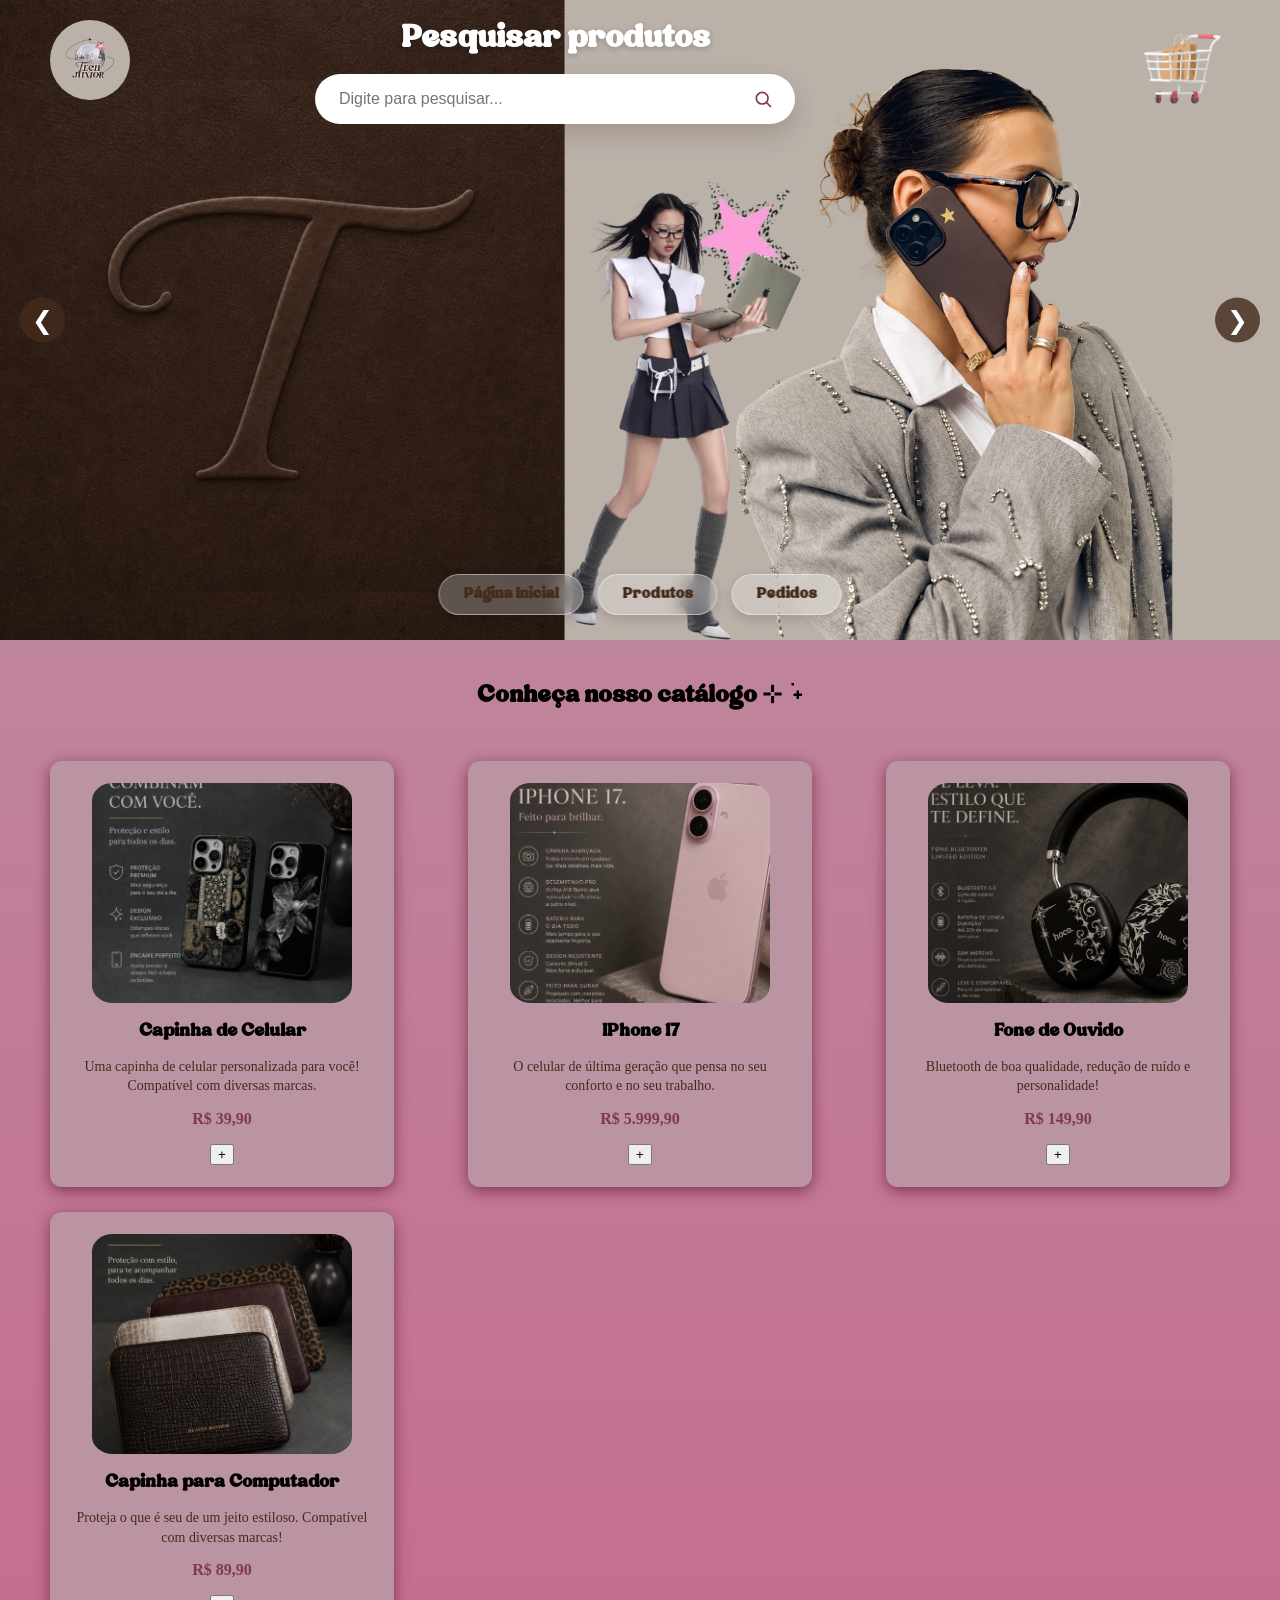
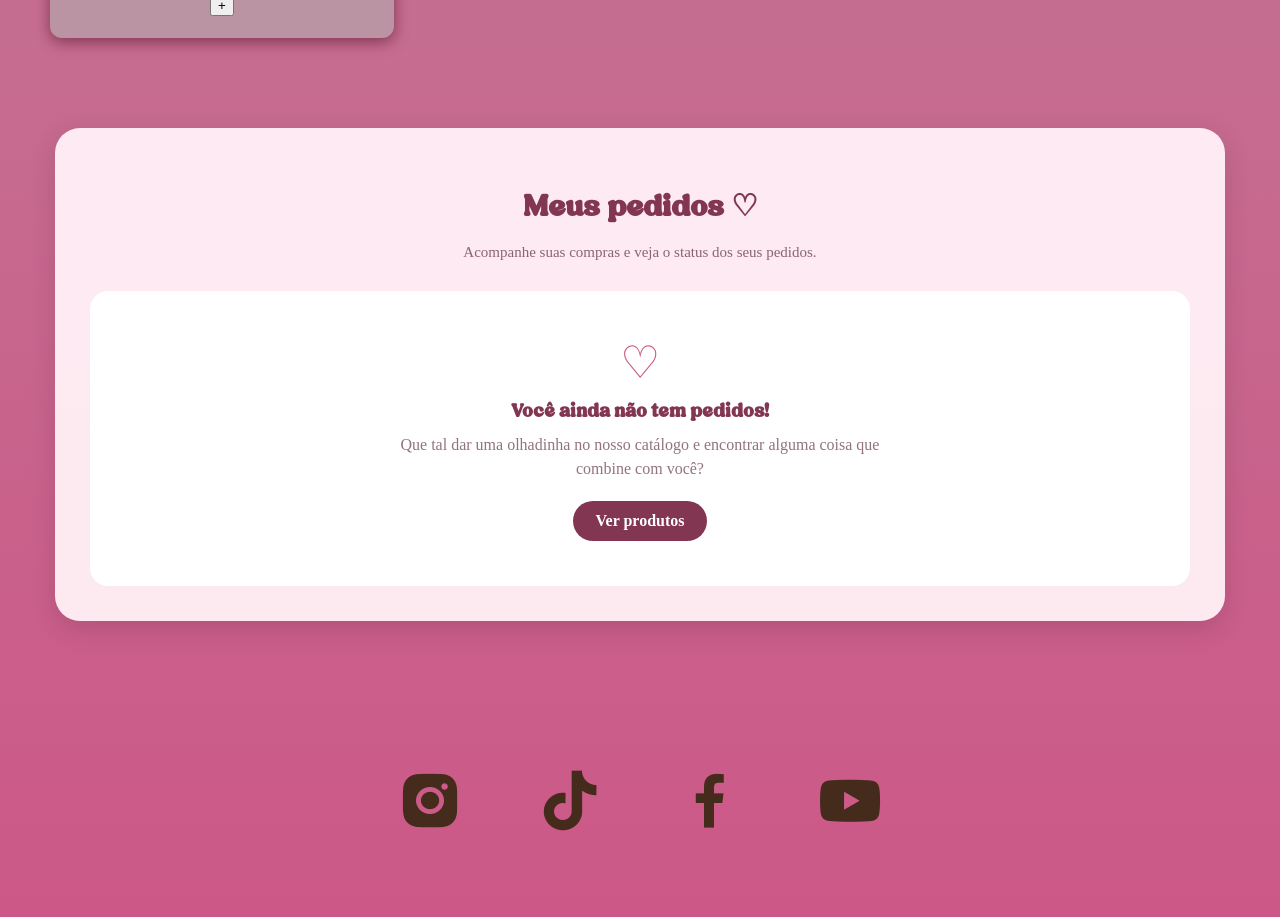
<file: index.html>
<!DOCTYPE html>
<html lang="en">
<head>
    <meta charset="UTF-8">
    <meta name="viewport" content="width=device-width, initial-scale=1.0">
    <title>Techstore Junior</title>

    <link rel="stylesheet" href="main.css">

    <link href='https://unpkg.com/boxicons@2.1.4/css/boxicons.min.css' rel='stylesheet'>

</head>
<body>
    <header>
        <div class="container">
    <h1>Pesquisar produtos</h1>

    <div class="search-wrapper">
        <input
            type="text"
            id="barraPesquisa"
            placeholder="Digite para pesquisar..."
            autocomplete="off"
        >
        <svg class="search-icon" viewBox="0 0 24 24" fill="none" xmlns="http://www.w3.org/2000/svg">
            <circle cx="11" cy="11" r="7" stroke-width="2"/>
            <line x1="21" y1="21" x2="16.65" y2="16.65" stroke-width="2" stroke-linecap="round"/>
        </svg>
    </div>

    <ul id="listaProdutos">
        <li onclick="irProduto('computador')">Capa para Laptop</li>
        <li onclick="irProduto('fone')">Fone de Ouvido Personalizado</li>
        <li onclick="irProduto('capinha')">Capinhas de Celular</li>
        <li onclick="irProduto('iphone')">IPhone 17</li>
    </ul>

    <p id="mensagem"></p>
</div>
        <img id="logo" src="/img/logo Tech Junior.png" alt="Logo do Site">

    <div class="carrinho">

        <img
            src="/img/cart.png"
            alt="Carrinho de Compras"
            id="iconeCarrinho"
        >

        <div id="carrinhoConteudo">
            <h1>Carrinho</h1>
            <div id="itensCarrinho">
                <p>Seu carrinho está vazio.</p>
            </div>
            <div id="total">
                <p>Total: R$ 0,00</p>
            </div>

            <div id="valida-carrinho">
            <form>
                <h2>Entrar</h2>
                <p>Nome:</p>
                <input type="text" id="nome" required>

                <p>E-mail:</p>
                <input type="email" id="email" required>

            </form>
            </div>

            <button onclick="comprar()">Comprar</button>
        </div>

    </div>

        
    </header>

  <div class="carrossel">

    <div class="banners">
        <div class="slide active">
            <img src="/img/Banner Logo Principal.png" alt="Logo Principal">
        </div>
        <div class="slide">
            <img src="/img/Banner Capinhas.png" alt="Capinhas">
        </div>
        <div class="slide">
            <img src="/img/Banner Celular.png" alt="Celular">
        </div>
        <div class="slide">
            <img src="/img/Banner Aproveite a Promo.png" alt="Promoção">
        </div>
    </div>

    <div class="prox"></div>
    <div class="ant"></div>

    <nav>
        <button><a href="index.html">Página Inicial</a></button>
        <button><a href="#products">Produtos</a></button>
        <button><a href="#pedidos">Pedidos</a></button>
    </nav>

    <div class="swiper-pagination"></div>

</div>

    <div id="products">
            <h2>Conheça nosso catálogo ⊹ ࣪ ˖</h2>
            
            <div class="product-list">

        <div class="produto" id="capinha">
            <img src="/img/phone case.png" alt="Capinha Celular">
            <h3>Capinha de Celular</h3>
            <p>Uma capinha de celular personalizada para você! Compatível com diversas marcas.</p>
            <span>R$ 39,90</span>
            <div class="botao-wrapper">
            <button type="button" onclick="addCarrinho('Capinha de Celular', this)">
                +
            </button>
            </div>
        </div>

        <div class="produto" id="iphone">
            <img src="/img/i17.png" alt="IPhone 17">
            <h3>IPhone 17</h3>
            <p>O celular de última geração que pensa no seu conforto e no seu trabalho.</p>
            <span>R$ 5.999,90</span>
            <div class="botao-wrapper">
            <button type="button" onclick="addCarrinho('IPhone 17', this)">
                +
            </button>
            </div>
        </div>

        <div class="produto" id="fone">
            <img src="/img/person.headphones.png" alt="Fone de Ouvido">
            <h3>Fone de Ouvido</h3>
            <p>Bluetooth de boa qualidade, redução de ruído e personalidade!</p>
            <span>R$ 149,90</span>
            <div class="botao-wrapper">
            <button type="button" onclick="addCarrinho('Fone de Ouvido', this)">
                +
            </button>
            </div>
        </div>

        <div class="produto" id="computador">
            <img src="/img/laptopcase.png" alt="Capinha para Computador">
            <h3>Capinha para Computador</h3>
            <p>Proteja o que é seu de um jeito estiloso. Compatível com diversas marcas!</p>
            <span>R$ 89,90</span>
            <div class="botao-wrapper">
            <button type="button" onclick="addCarrinho('Capinha para Computador', this)">
                +
            </button>
            </div>
        </div>

    </div>
    </div>

    <footer>
        
<div id="pedidos">

    <h2>Meus pedidos ♡</h2>

    <p class="subtitulo-pedidos">
        Acompanhe suas compras e veja o status dos seus pedidos.
    </p>

    <div id="listaPedidos">

        <div class="sem-pedidos">
            <span>♡</span>

            <h3>Você ainda não tem pedidos!</h3>

            <p>
                Que tal dar uma olhadinha no nosso catálogo
                e encontrar alguma coisa que combine com você?
            </p>

            <a href="#products">Ver produtos</a>
        </div>

    </div>

</div>

    
     <div class="networks">
        <i class='bx bxl-instagram-alt'></i>
        <i class='bx bxl-tiktok'></i>
        <i class='bx bxl-facebook'></i>
        <i class='bx bxl-youtube'></i>
    </div>

    </footer>
    <script src="main.js"></script>

</body>
</html>
</file>
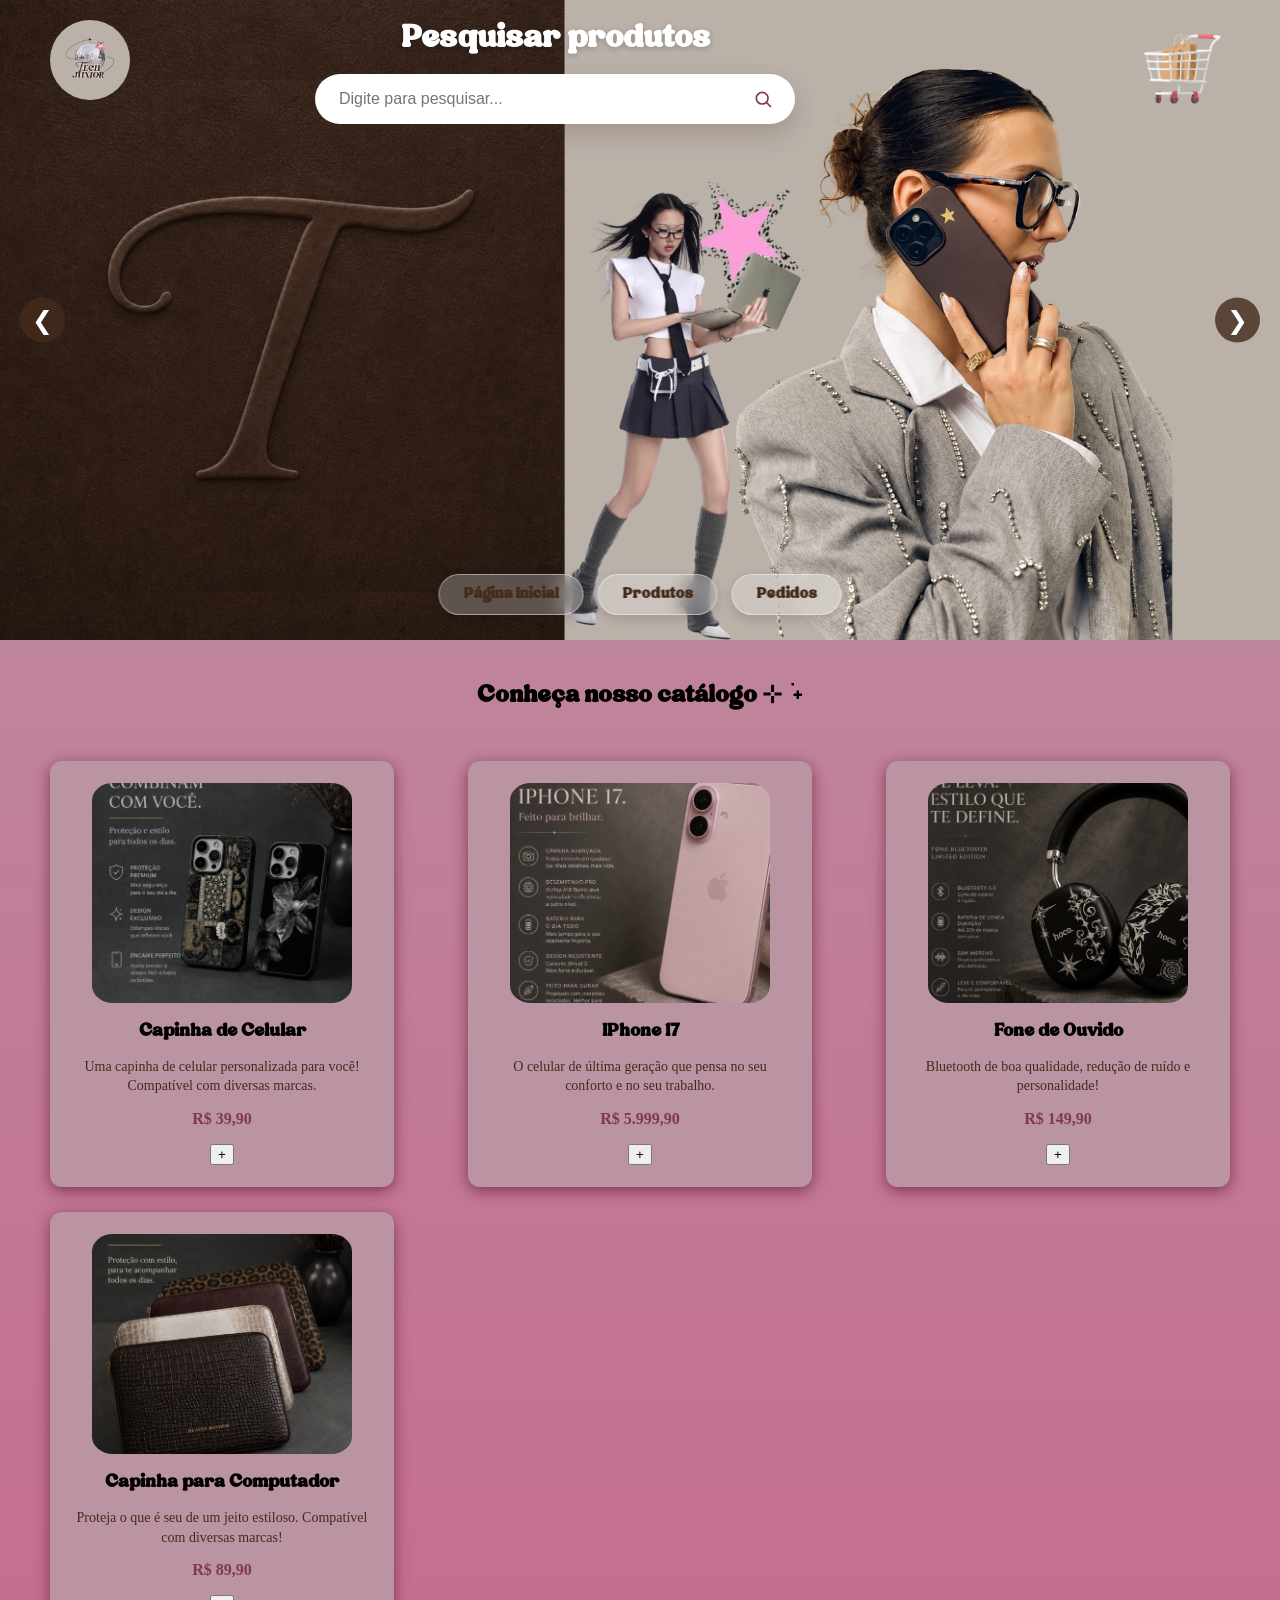
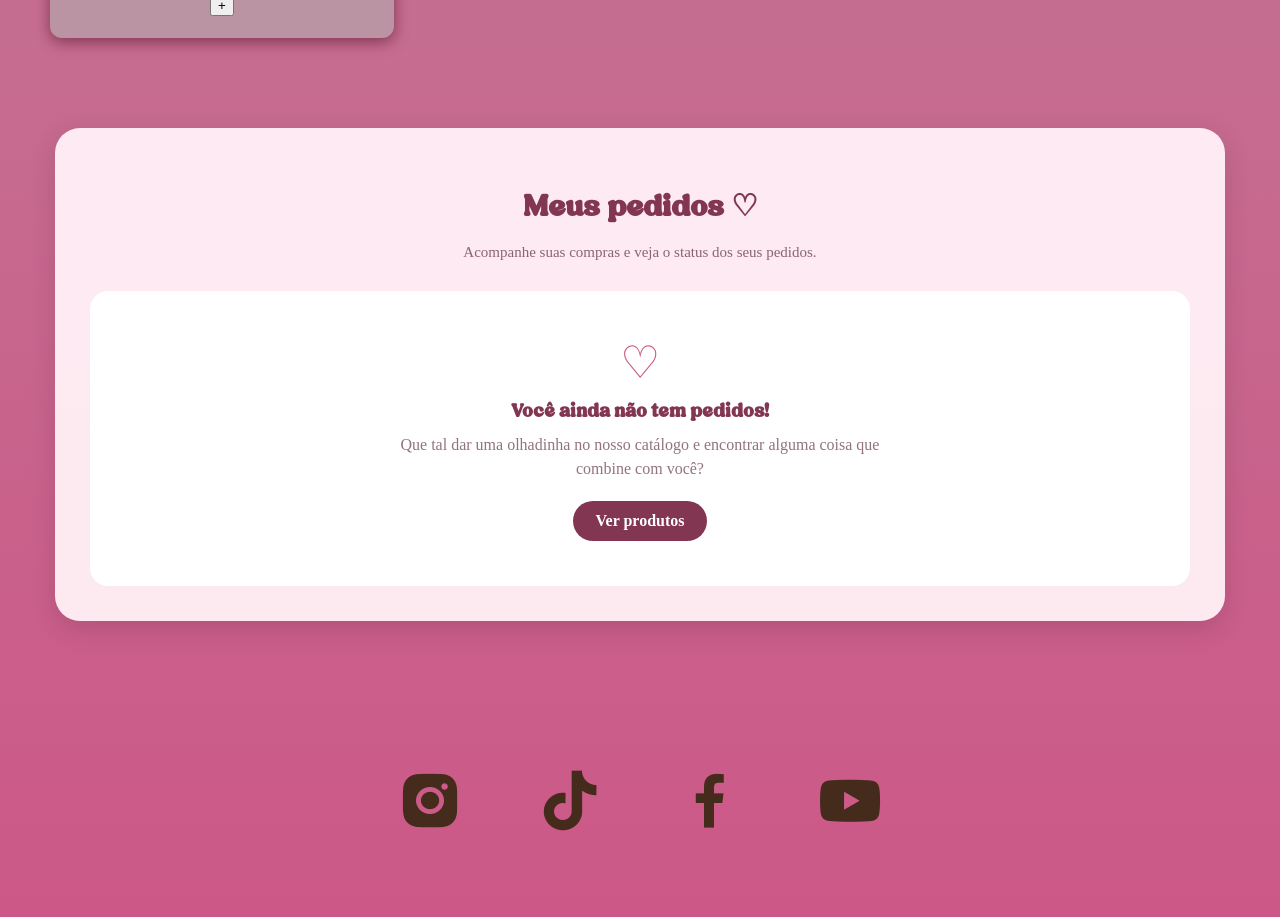
<file: main.html>
<!DOCTYPE html>
<html lang="en">
<head>
    <meta charset="UTF-8">
    <meta name="viewport" content="width=device-width, initial-scale=1.0">
    <title>Techstore Junior</title>

    <link rel="stylesheet" href="main.css">

    <link href='https://unpkg.com/boxicons@2.1.4/css/boxicons.min.css' rel='stylesheet'>

</head>
<body>
    <header>
        <div class="container">
    <h1>Pesquisar produtos</h1>

    <div class="search-wrapper">
        <input
            type="text"
            id="barraPesquisa"
            placeholder="Digite para pesquisar..."
            autocomplete="off"
        >
        <svg class="search-icon" viewBox="0 0 24 24" fill="none" xmlns="http://www.w3.org/2000/svg">
            <circle cx="11" cy="11" r="7" stroke-width="2"/>
            <line x1="21" y1="21" x2="16.65" y2="16.65" stroke-width="2" stroke-linecap="round"/>
        </svg>
    </div>

    <ul id="listaProdutos">
        <li onclick="irProduto('computador')">Capa para Laptop</li>
        <li onclick="irProduto('fone')">Fone de Ouvido Personalizado</li>
        <li onclick="irProduto('capinha')">Capinhas de Celular</li>
        <li onclick="irProduto('iphone')">IPhone 17</li>
    </ul>

    <p id="mensagem"></p>
</div>
        <img id="logo" src="/img/logo Tech Junior.png" alt="Logo do Site">

    <div class="carrinho">

        <img
            src="/img/cart.png"
            alt="Carrinho de Compras"
            id="iconeCarrinho"
        >

        <div id="carrinhoConteudo">
            <h1>Carrinho</h1>
            <div id="itensCarrinho">
                <p>Seu carrinho está vazio.</p>
            </div>
            <div id="total">
                <p>Total: R$ 0,00</p>
            </div>

            <div id="valida-carrinho">
            <form>
                <h2>Entrar</h2>
                <p>Nome:</p>
                <input type="text" id="nome" required>

                <p>E-mail:</p>
                <input type="email" id="email" required>

            </form>
            </div>

            <button onclick="comprar()">Comprar</button>
        </div>

    </div>

        
    </header>

  <div class="carrossel">

    <div class="banners">
        <div class="slide active">
            <img src="/img/Banner Logo Principal.png" alt="Logo Principal">
        </div>
        <div class="slide">
            <img src="/img/Banner Capinhas.png" alt="Capinhas">
        </div>
        <div class="slide">
            <img src="/img/Banner Celular.png" alt="Celular">
        </div>
        <div class="slide">
            <img src="/img/Banner Aproveite a Promo.png" alt="Promoção">
        </div>
    </div>

    <div class="prox"></div>
    <div class="ant"></div>

    <nav>
        <button><a href="main.html">Página Inicial</a></button>
        <button><a href="#products">Produtos</a></button>
        <button><a href="#pedidos">Pedidos</a></button>
    </nav>

    <div class="swiper-pagination"></div>

</div>

    <div id="products">
            <h2>Conheça nosso catálogo ⊹ ࣪ ˖</h2>
            
            <div class="product-list">

        <div class="produto" id="capinha">
            <img src="/img/phone case.png" alt="Capinha Celular">
            <h3>Capinha de Celular</h3>
            <p>Uma capinha de celular personalizada para você! Compatível com diversas marcas.</p>
            <span>R$ 39,90</span>
            <div class="botao-wrapper">
            <button type="button" onclick="addCarrinho('Capinha de Celular', this)">
                +
            </button>
            </div>
        </div>

        <div class="produto" id="iphone">
            <img src="/img/i17.png" alt="IPhone 17">
            <h3>IPhone 17</h3>
            <p>O celular de última geração que pensa no seu conforto e no seu trabalho.</p>
            <span>R$ 5.999,90</span>
            <div class="botao-wrapper">
            <button type="button" onclick="addCarrinho('IPhone 17', this)">
                +
            </button>
            </div>
        </div>

        <div class="produto" id="fone">
            <img src="/img/person.headphones.png" alt="Fone de Ouvido">
            <h3>Fone de Ouvido</h3>
            <p>Bluetooth de boa qualidade, redução de ruído e personalidade!</p>
            <span>R$ 149,90</span>
            <div class="botao-wrapper">
            <button type="button" onclick="addCarrinho('Fone de Ouvido', this)">
                +
            </button>
            </div>
        </div>

        <div class="produto" id="computador">
            <img src="/img/laptopcase.png" alt="Capinha para Computador">
            <h3>Capinha para Computador</h3>
            <p>Proteja o que é seu de um jeito estiloso. Compatível com diversas marcas!</p>
            <span>R$ 89,90</span>
            <div class="botao-wrapper">
            <button type="button" onclick="addCarrinho('Capinha para Computador', this)">
                +
            </button>
            </div>
        </div>

    </div>
    </div>

    <footer>
        
<div id="pedidos">

    <h2>Meus pedidos ♡</h2>

    <p class="subtitulo-pedidos">
        Acompanhe suas compras e veja o status dos seus pedidos.
    </p>

    <div id="listaPedidos">

        <div class="sem-pedidos">
            <span>♡</span>

            <h3>Você ainda não tem pedidos!</h3>

            <p>
                Que tal dar uma olhadinha no nosso catálogo
                e encontrar alguma coisa que combine com você?
            </p>

            <a href="#products">Ver produtos</a>
        </div>

    </div>

</div>

    
     <div class="networks">
        <i class='bx bxl-instagram-alt'></i>
        <i class='bx bxl-tiktok'></i>
        <i class='bx bxl-facebook'></i>
        <i class='bx bxl-youtube'></i>
    </div>

    </footer>
    <script src="main.js"></script>

</body>
</html>
</file>
<file: main.css>
@font-face {
    font-family: "Bremlin";
    src: url("font/Bremlin.otf") format("opentype");
}

body {
    margin: 0;
    background-image: linear-gradient(to bottom, #ba94a2, #cc5887);
}

header {
    position: absolute;
    top: 0;
    left: 0;
    width: 100%;
    height: 500px;
    z-index: 20;

    display: grid;

    grid-template-columns: 180px 1fr 350px;
    grid-template-rows: 1fr;

    grid-template-areas:
        "logo pesquisa carrinho";

    padding: 20px 50px;
    box-sizing: border-box;
}

#logo {
    grid-area: logo;

    width: 80px;
    height: 80px;

    margin: 0;
    border-radius: 50%;

    justify-self: start;
}

nav {
    position: absolute;
    left: 50%;
    bottom: 25px;
    transform: translateX(-50%);

    display: flex;
    justify-content: center;
    align-items: center;
    gap: 14px;

    z-index: 25;
}

nav button {
    background: rgba(255, 255, 255, 0.25);
    backdrop-filter: blur(10px);
    -webkit-backdrop-filter: blur(10px);

    border: 1px solid rgba(255, 255, 255, 0.45);
    border-radius: 25px;

    padding: 10px 24px;

    cursor: pointer;
    transition: all 0.3s ease;

    box-shadow: 0 4px 12px rgba(0, 0, 0, 0.15);
}

nav button:hover {
    background: rgba(255, 255, 255, 0.4);
    transform: translateY(-3px);
    box-shadow: 0 6px 16px rgba(0, 0, 0, 0.2);
}

nav a {
    text-decoration: none;

    color: #442b1c;
    font-size: 15px;
    font-weight: 600;
    white-space: nowrap;
}

.container {
    grid-area: pesquisa;
    position: relative;

    width: 480px;

    margin: 0 auto;
    margin-top: 0px;   /* era 30px */

    background-color: transparent;
    padding: 0;
    box-shadow: none;

    align-self: start;
}

.container h1 {
    text-align: center;
    color: #fff;
    margin-top: 0;
    margin-bottom: 14px;
    text-shadow: 0 2px 6px rgba(0, 0, 0, 0.2);
}

.search-wrapper {
    position: relative;
    width: 100%;
}

#barraPesquisa {
    width: 100%;
    box-sizing: border-box;
    padding: 16px 55px 16px 24px;
    font-size: 16px;
    border: none;
    border-radius: 50px;
    background-color: #fff;
    box-shadow: 0 10px 25px rgba(68, 43, 28, 0.2);
    transition: box-shadow 0.25s ease, transform 0.25s ease;
}

#barraPesquisa:focus {
    outline: none;
    box-shadow: 0 10px 28px rgba(130, 54, 82, 0.35);
    transform: translateY(-2px);
}

.search-icon {
    position: absolute;
    right: 22px;
    top: 50%;
    transform: translateY(-50%);
    width: 20px;
    height: 20px;
    pointer-events: none;
    stroke: #823652;
}

#listaProdutos {
    position: absolute;
    width: 100%;
    list-style: none;
    display: none;
    margin-top: 10px;
    background-color: #fff;
    border: none;
    border-radius: 16px;
    overflow: hidden;
    box-shadow: 0 10px 25px rgba(0, 0, 0, 0.15);
    z-index: 40;
}

#listaProdutos li {
    padding: 12px 20px;
    border-bottom: 1px solid #f1e6ea;
    cursor: pointer;
    transition: background-color 0.2s ease;
}

#listaProdutos li:last-child {
    border-bottom: none;
}

#listaProdutos li:hover {
    background-color: #f3e8ed;
}

#mensagem {
    position: absolute;
    width: 100%;
    text-align: center;
    color: #fff;
    margin-top: 10px;
    font-size: 14px;
}

.produto-destaque {
    animation: pulsarDestaque 1.4s ease;
}

@keyframes pulsarDestaque {
    0% { box-shadow: 0 0 0 0 rgba(130, 54, 82, 0.6); }
    60% { box-shadow: 0 0 0 14px rgba(130, 54, 82, 0); }
    100% { box-shadow: 0 0 0 0 rgba(130, 54, 82, 0); }
}

.carrossel {
    position: relative;
    width: 100%;
    height: auto;
    overflow: hidden;
}

.banners {
    width: 100%;
}

.slide {
    display: none;
    width: 100%;
}

.slide img {
    width: 100%;
    height: auto;
    display: block;
}

.prox,
.ant {
    position: absolute;

    top: 50%;
    transform: translateY(-50%);

    width: 45px;
    height: 45px;

    border-radius: 50%;

    background-color: rgba(68, 43, 28, 0.8);

    cursor: pointer;

    z-index: 30;

    display: flex;

    align-items: center;
    justify-content: center;
}

.prox {
    right: 20px;
}

.ant {
    left: 20px;
}

.prox::after {
    content: "❯";

    color: white;

    font-size: 25px;
}

.ant::after {
    content: "❮";

    color: white;

    font-size: 25px;
}

.carrinho {
    grid-area: carrinho;

    display: flex;

    flex-direction: column;

    align-items: center;

    justify-self: end;
    
}

#iconeCarrinho {
    width: 6rem;

    cursor: pointer;
}

#carrinhoConteudo {
    display: none;

    position: absolute;

    right: 0;
    top: 7rem;

    width: 320px;

    padding: 28px;

    background-color: #fff;

    border: none;
    border-radius: 16px;

    box-shadow: 0 10px 30px rgba(0, 0, 0, 0.25);

    z-index: 100;
}

#carrinhoConteudo h1 {
    font-size: 24px;
    margin: 0 0 16px;

    color: #442b1c;
}

#carrinhoConteudo h2 {
    font-size: 16px;
    margin: 20px 0 12px;

    color: #442b1c;

    border-top: 1px solid #eee;
    padding-top: 16px;
}

#itensCarrinho {
    margin-bottom: 16px;

    max-height: 200px;
    overflow-y: auto;
}

#itensCarrinho p {
    color: #999;
    font-size: 14px;
    text-align: center;
    margin: 12px 0;
}

#total {
    padding-top: 12px;
    border-top: 1px solid #eee;

    font-weight: 600;
    color: #442b1c;
}

#total p {
    margin: 0;
}

#valida-carrinho p {
    margin: 10px 0 4px;

    font-size: 13px;
    font-weight: 600;
    color: #666;
}

#valida-carrinho input {
    width: 100%;
    box-sizing: border-box;

    padding: 9px 12px;

    font-size: 14px;

    border: 1px solid #ddd;
    border-radius: 8px;

    transition: border-color 0.2s;
}

#valida-carrinho input:focus {
    outline: none;
    border-color: #823652;
}

#carrinhoConteudo button {
    width: 100%;

    margin-top: 20px;

    padding: 12px;

    background-color: #823652;
    color: #fff;

    font-size: 15px;
    font-weight: 600;

    border: none;
    border-radius: 8px;

    cursor: pointer;
    transition: background-color 0.2s;
}

#carrinhoConteudo button:hover {
    background-color: #6b2a42;
}

.product-list {
    display: flex;
    flex-wrap: wrap;
    justify-content: space-between;
    gap: 25px;
    padding: 30px 50px;
    max-width: 1400px;
    margin: 0 auto;
}

.produto {
    background-color: #ba94a2;
    border-color: #6b2a42;
    border-radius: 12px;
    padding: 22px;
    flex: 1 1 260px;
    max-width: 300px;
    box-shadow: 0 4px 15px #823652;
    text-align: center;
    display: flex;
    flex-direction: column;
    align-items: center;
    transition: transform 0.2s ease;
}

.produto:hover {
    transform: translateY(-5px);
}

.product-list img {
    width: 100%;
    max-width: 260px;
    height: 220px;
    border-radius: 8%;
    background-color: #e485a8;
    object-fit: cover;
    margin-bottom: 10px;
}

.produto h3 {
    font-size: 18px;
    margin: 8px 0;
    text-align: center;
}

.produto p {
    font-size: 14px;
    color: #442b1c;
    margin: 6px 0;
    line-height: 1.4;
}

.produto span {
    font-weight: bold;
    color: #823652;
    font-size: 16px;
    margin: 8px 0;
}

.networks{
    width: 100%;

    text-align: center;

    padding: 4rem 0 5rem;
}

.networks i{
    font-size: 4.5rem;

    margin: 0 2rem;

    color: #442b1c;

    transition: 0.3s;
}

.networks i:hover{
    color: #bab1a9;

    transform: translateY(-8px) scale(1.1);

    cursor: pointer;
}


#pedidos {
    width: 90%;
    max-width: 1100px;
    margin: 60px auto 80px;
    padding: 35px;

    background-color: rgba(255, 240, 246, 0.96);

    border-radius: 25px;

    box-shadow: 0 8px 25px rgba(70, 30, 50, 0.18);
}

#pedidos > h2 {
    text-align: center;
    color: #823652;
    font-size: 30px;
    margin-bottom: 8px;
}

.subtitulo-pedidos {
    text-align: center;
    color: #8b6472;
    font-size: 15px;
    margin-bottom: 30px;
}



.pedido {
    background-color: white;

    border: 1px solid #ecc6d4;

    border-radius: 18px;

    padding: 25px;

    box-shadow: 0 5px 15px rgba(70, 30, 50, 0.08);

    transition: 0.3s ease;
}

.pedido:hover {
    transform: translateY(-3px);

    box-shadow: 0 8px 20px rgba(70, 30, 50, 0.13);
}



.pedido-topo {
    display: flex;

    justify-content: space-between;

    align-items: center;

    padding-bottom: 18px;

    border-bottom: 1px solid #f0dce4;
}

.pedido-topo h3 {
    color: #823652;

    font-size: 20px;

    margin-bottom: 5px;
}

.pedido-topo p {
    color: #927381;

    font-size: 13px;
}

.status {
    background-color: #e4f3eb;

    color: #39805d;

    padding: 8px 14px;

    border-radius: 20px;

    font-size: 13px;

    font-weight: bold;
}


.pedido-produtos {
    display: flex;

    gap: 25px;

    padding: 22px 0;
}

.item-pedido {
    display: flex;

    align-items: center;

    gap: 15px;

    flex: 1;

    padding: 12px;

    background-color: #fff7fa;

    border-radius: 12px;
}

.item-pedido img {
    width: 75px;
    height: 75px;

    object-fit: contain;

    background-color: #f3dbe4;

    border-radius: 10px;

    padding: 5px;
}

.item-pedido h4 {
    color: #823652;

    font-size: 15px;

    margin-bottom: 6px;
}

.item-pedido p {
    color: #927381;

    font-size: 13px;

    margin-bottom: 5px;
}

.item-pedido strong {
    color: #823652;

    font-size: 15px;
}



.progresso-pedido {
    display: flex;

    align-items: flex-start;

    justify-content: center;

    padding: 20px 10px;

    border-top: 1px solid #f0dce4;
    border-bottom: 1px solid #f0dce4;
}

.etapa {
    display: flex;

    flex-direction: column;

    align-items: center;

    min-width: 90px;
}

.etapa span {
    width: 32px;
    height: 32px;

    display: flex;

    justify-content: center;
    align-items: center;

    border-radius: 50%;

    background-color: #ead9df;

    color: #927381;

    font-size: 14px;

    font-weight: bold;
}

.etapa.ativa span {
    background-color: #823652;

    color: white;
}

.etapa p {
    margin-top: 7px;

    color: #927381;

    font-size: 12px;

    text-align: center;
}

.etapa.ativa p {
    color: #823652;

    font-weight: bold;
}

.linha {
    width: 70px;

    height: 2px;

    background-color: #ead9df;

    margin-top: 15px;
}


.pedido-final {
    display: flex;

    align-items: center;

    justify-content: space-between;

    padding-top: 20px;
}

.pedido-final p {
    color: #927381;

    font-size: 13px;

    margin-bottom: 4px;
}

.pedido-final strong {
    color: #823652;

    font-size: 21px;
}

.pedido-final button {
    border: none;

    padding: 11px 20px;

    border-radius: 20px;

    background-color: #cc5887;

    color: white;

    font-size: 14px;

    font-weight: bold;

    cursor: pointer;

    transition: 0.25s ease;
}

.pedido-final button:hover {
    background-color: #823652;

    transform: translateY(-2px);
}


.sem-pedidos {
    text-align: center;

    background-color: white;

    border-radius: 18px;

    padding: 45px 25px;
}

.sem-pedidos > span {
    font-size: 45px;

    color: #cc5887;
}

.sem-pedidos h3 {
    color: #823652;

    margin: 12px 0 8px;
}

.sem-pedidos p {
    color: #927381;

    max-width: 500px;

    margin: 0 auto 20px;

    line-height: 1.5;
}

.sem-pedidos a {
    display: inline-block;

    text-decoration: none;

    background-color: #823652;

    color: white;

    padding: 11px 22px;

    border-radius: 20px;

    font-weight: bold;

    transition: 0.25s ease;
}

.sem-pedidos a:hover {
    background-color: #cc5887;
}


@media (max-width: 700px) {

    #pedidos {
        width: 94%;

        padding: 20px;
    }

    .pedido-topo {
        flex-direction: column;

        align-items: flex-start;

        gap: 12px;
    }

    .pedido-produtos {
        flex-direction: column;
    }

    .progresso-pedido {
        overflow-x: auto;

        justify-content: flex-start;

        padding: 20px 0;
    }

    .linha {
        width: 35px;
    }

    .pedido-final {
        flex-direction: column;

        align-items: stretch;

        gap: 15px;
    }

    .pedido-final button {
        width: 100%;
    }
}

.botao-wrapper {
    display: flex;
    align-items: center;
    gap: 8px;
    margin-top: 8px;
}

.contador {
    font-weight: bold;
    color: #823652;
    font-size: 15px;
    min-width: 16px;
}

.container h1 {
    font-family: "Bremlin", cursive;
}

#products > h2 {
    font-family: "Bremlin", cursive;
    text-align: center;
    padding-top: 20px;
}

.produto h3 {
    font-family: "Bremlin", cursive;
}

#carrinhoConteudo h1 {
    font-family: "Bremlin", cursive;
}

#pedidos > h2 {
    font-family: "Bremlin", cursive;
    
}

.sem-pedidos h3 {
    font-family: "Bremlin", cursive;
}

nav a {
    font-family: "Bremlin", cursive;
}
</file>
